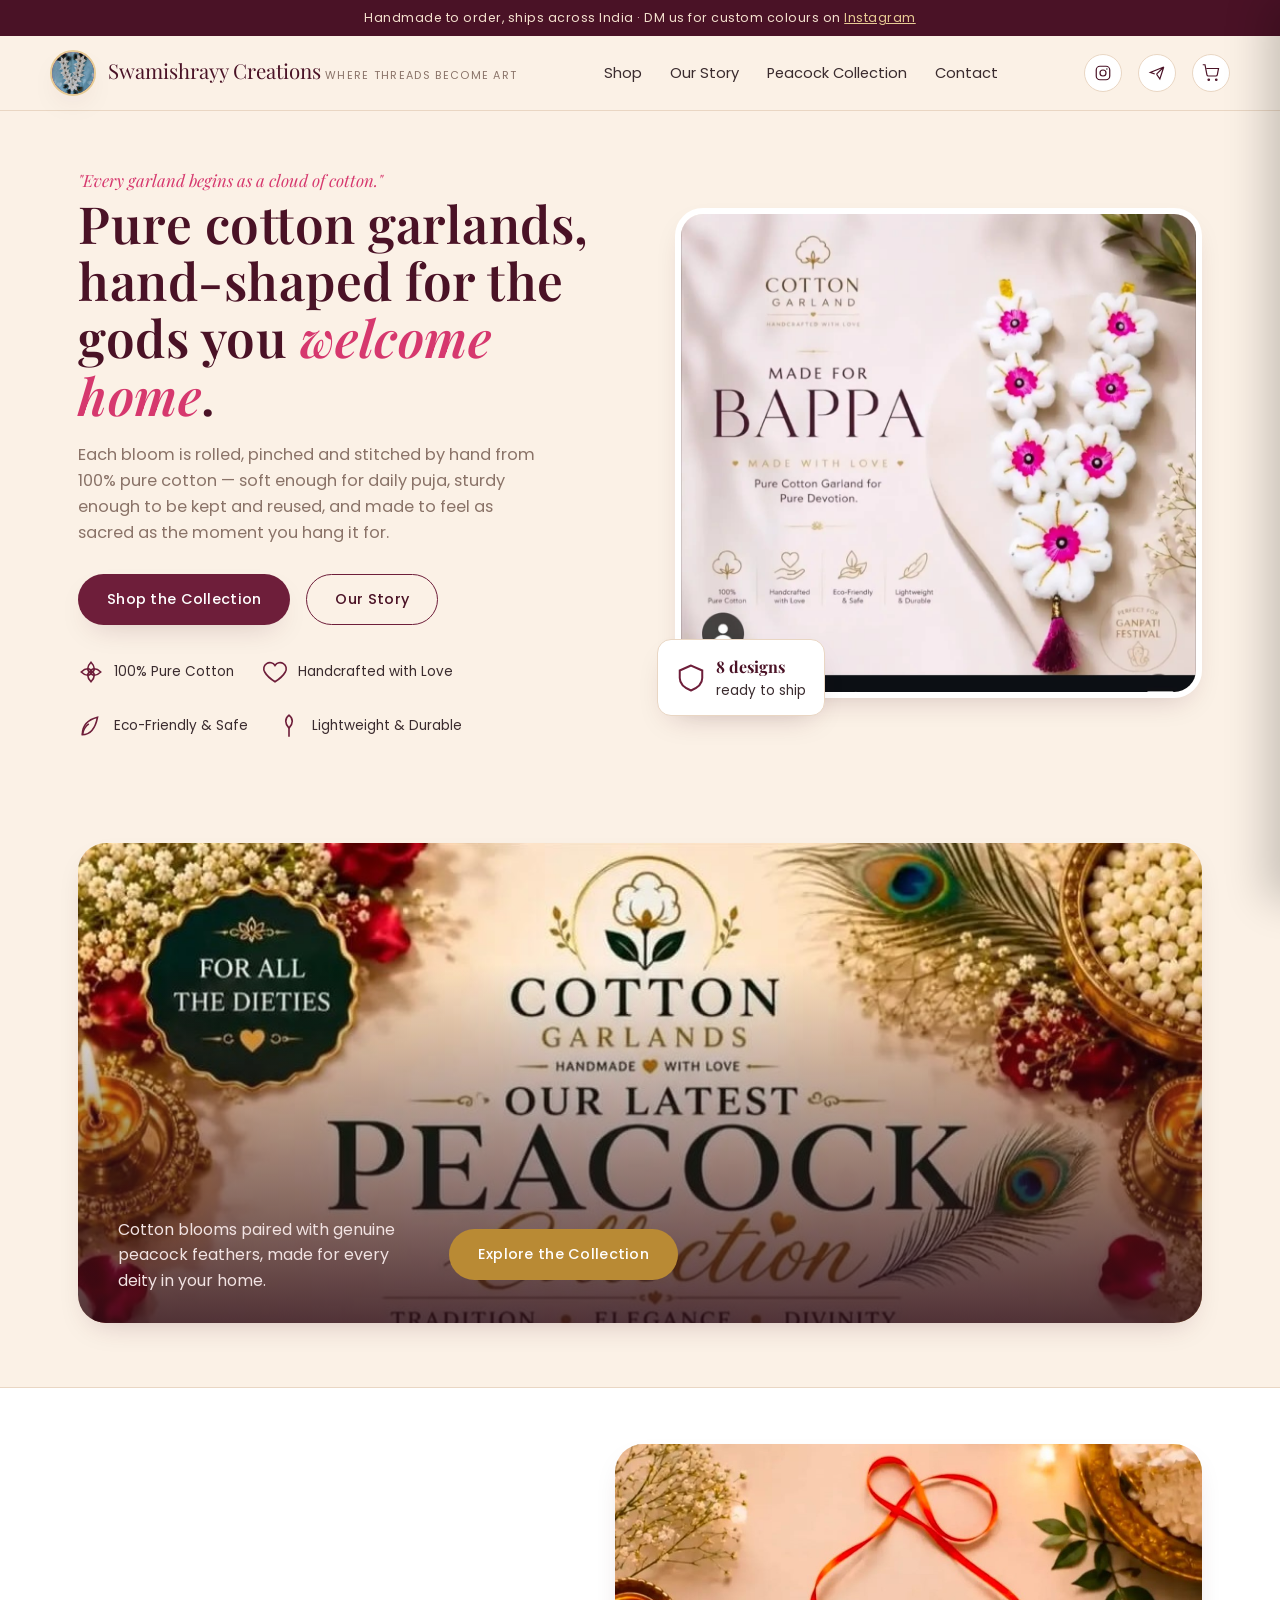
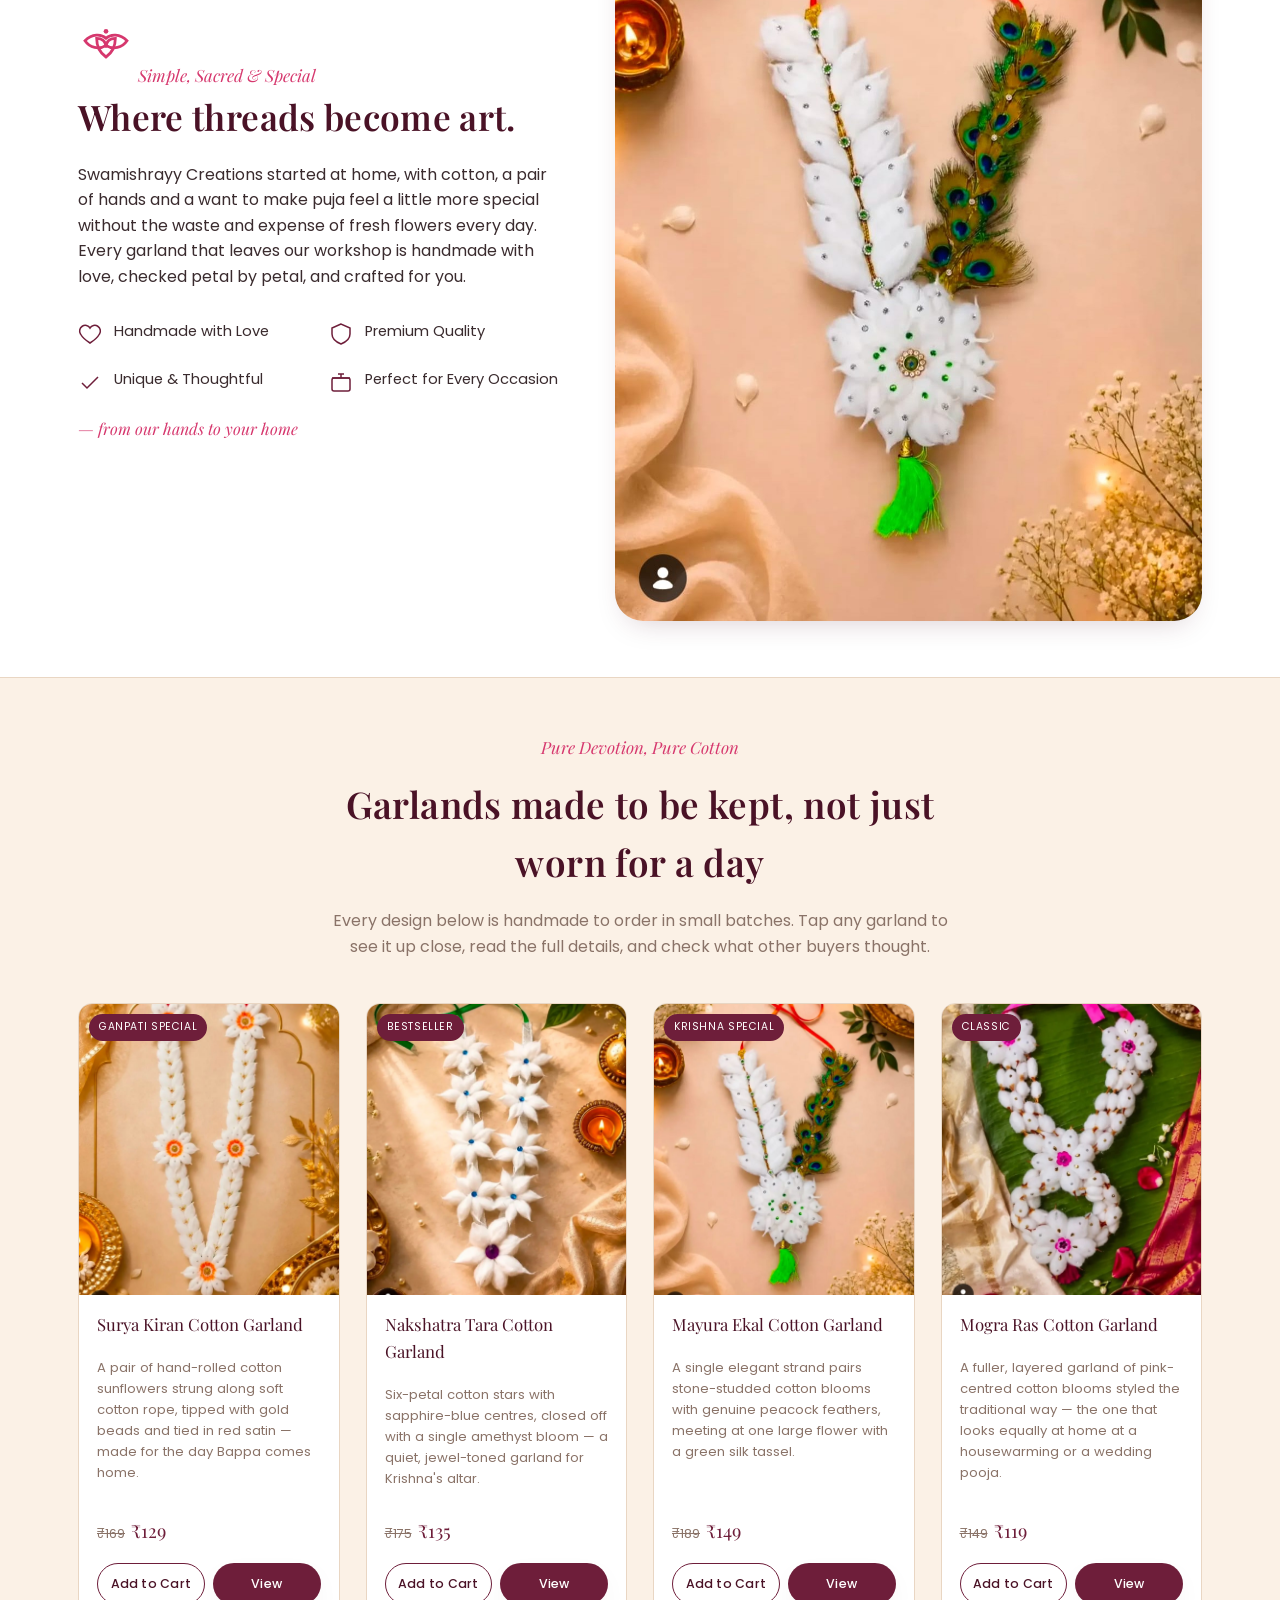
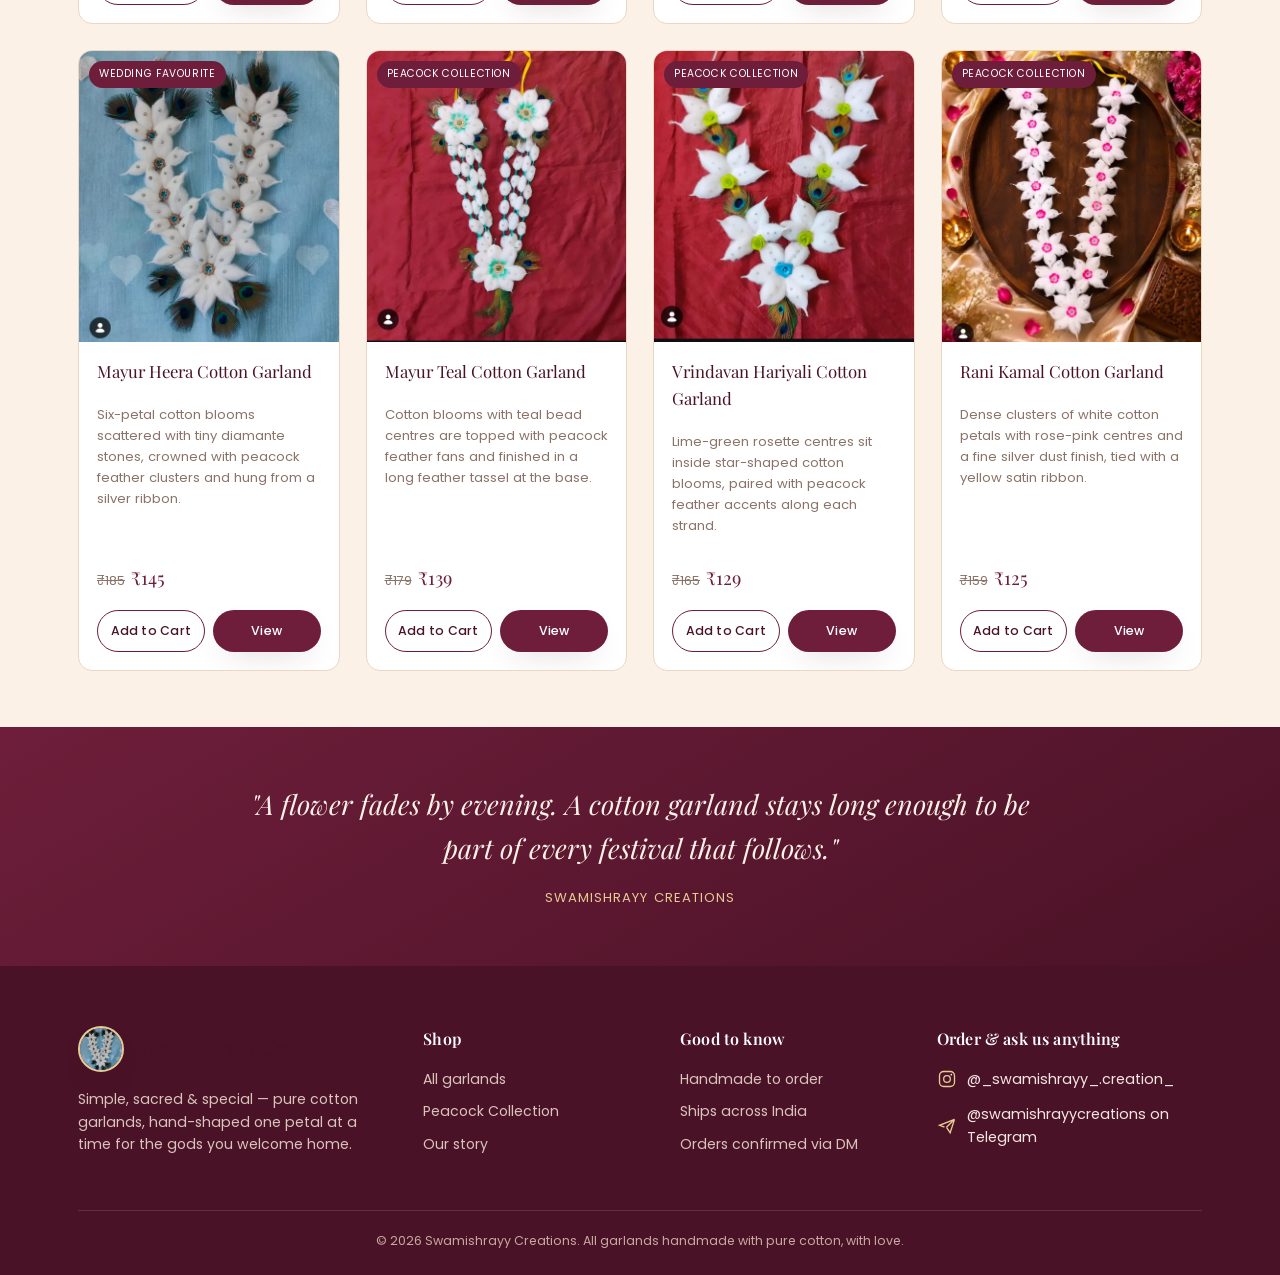
<file: index.html>
<!DOCTYPE html>
<html lang="en">
<head>
<meta charset="UTF-8">
<meta name="viewport" content="width=device-width, initial-scale=1.0">
<title>Swamishrayy Creations — Pure Cotton Garlands, Handmade with Love</title>
<meta name="description" content="Handmade 100% pure cotton garlands for Ganpati, Krishna Janmashtami, weddings and everyday puja. Order directly on Instagram or Telegram.">
<link rel="icon" href="img/clean-product-5.jpg">
<link rel="stylesheet" href="assets/css/style.css">
</head>
<body>

<div id="loaderMount"></div>
<div id="headerMount"></div>

<main>

  <!-- HERO -->
  <section class="hero">
    <div class="container hero-grid">
      <div class="hero-copy">
        <span class="eyebrow-quote">"Every garland begins as a cloud of cotton."</span>
        <h1>Pure cotton garlands, hand-shaped for the gods you <em>welcome home</em>.</h1>
        <p class="lead">Each bloom is rolled, pinched and stitched by hand from 100% pure cotton — soft enough for daily puja, sturdy enough to be kept and reused, and made to feel as sacred as the moment you hang it for.</p>
        <div class="hero-ctas">
          <a href="#shop" class="btn btn-primary">Shop the Collection</a>
          <a href="#story" class="btn btn-outline">Our Story</a>
        </div>
        <div class="trust-row">
          <div class="trust-item">
            <svg viewBox="0 0 24 24" fill="none" stroke-width="1.5"><path d="M12 3c2 2 3 4 3 6a3 3 0 0 1-6 0c0-2 1-4 3-6Z"/><path d="M12 21c-2-2-3-4-3-6a3 3 0 0 1 6 0c0 2-1 4-3 6Z"/><path d="M3 12c2-2 4-3 6-3a3 3 0 0 1 0 6c-2 0-4-1-6-3Z"/><path d="M21 12c-2 2-4 3-6 3a3 3 0 0 1 0-6c2 0 4 1 6 3Z"/></svg>
            100% Pure Cotton
          </div>
          <div class="trust-item">
            <svg viewBox="0 0 24 24" fill="none" stroke-width="1.5"><path d="M12 21s-7-4.4-9.5-9A5.5 5.5 0 0 1 12 6a5.5 5.5 0 0 1 9.5 6c-2.5 4.6-9.5 9-9.5 9Z"/></svg>
            Handcrafted with Love
          </div>
          <div class="trust-item">
            <svg viewBox="0 0 24 24" fill="none" stroke-width="1.5"><path d="M4 20c8 0 12-6 14-16-8 2-14 6-14 16Z"/><path d="M4 20c1-5 3-8 6-10"/></svg>
            Eco-Friendly &amp; Safe
          </div>
          <div class="trust-item">
            <svg viewBox="0 0 24 24" fill="none" stroke-width="1.5"><path d="M12 2c4 3 4 8 0 12-4-4-4-9 0-12Z"/><path d="M12 14v8"/></svg>
            Lightweight &amp; Durable
          </div>
        </div>
      </div>
      <div class="hero-visual">
        <div class="frame"><img src="img/hero-bappa.jpeg" alt="Pure cotton garland handcrafted for Ganpati, with pink flower centres and a maroon tassel"></div>
        <div class="badge-float">
          <svg viewBox="0 0 24 24" fill="none" stroke="#6E1E3A" stroke-width="1.6" width="30" height="30"><path d="M12 2 3 6v6c0 5 4 8 9 10 5-2 9-5 9-10V6l-9-4Z"/></svg>
          <span><strong>8 designs</strong>ready to ship</span>
        </div>
      </div>
    </div>
  </section>

  <!-- PEACOCK BANNER -->
  <section class="container" id="peacock">
    <div class="banner">
      <img src="img/clean-hero-peacock-collection.jpg" alt="Peacock Collection — cotton garlands paired with genuine peacock feathers">
      <div class="banner-overlay banner-overlay-bottom">
        <div class="banner-copy banner-copy-bottom">
          <p>Cotton blooms paired with genuine peacock feathers, made for every deity in your home.</p>
          <a href="#shop" class="btn btn-gold">Explore the Collection</a>
        </div>
      </div>
    </div>
  </section>

  <!-- STORY -->
  <section class="story" id="story">
    <div class="container story-grid">
      <div>
        <svg class="story-lotus" viewBox="0 0 24 24" fill="none" stroke="#D6386E" stroke-width="1.2">
          <path d="M12 21c-3-2-4-5-4-8 2 0 4 1 4 4 0-3 2-4 4-4 0 3-1 6-4 8Z"/>
          <path d="M12 13c-2-2-6-2-9 1 2 3 6 4 9 2 3 2 7 1 9-2-3-3-7-3-9-1Z"/>
          <circle cx="12" cy="10" r="1" fill="#D6386E" stroke="none"/>
        </svg>
        <span class="eyebrow-quote">Simple, Sacred &amp; Special</span>
        <h2>Where threads become art.</h2>
        <p>Swamishrayy Creations started at home, with cotton, a pair of hands and a want to make puja feel a little more special without the waste and expense of fresh flowers every day. Every garland that leaves our workshop is handmade with love, checked petal by petal, and crafted for you.</p>
        <ul class="feature-list">
          <li>
            <svg viewBox="0 0 24 24" fill="none" stroke-width="1.5"><path d="M12 21s-7-4.4-9.5-9A5.5 5.5 0 0 1 12 6a5.5 5.5 0 0 1 9.5 6c-2.5 4.6-9.5 9-9.5 9Z"/></svg>
            <span>Handmade with Love</span>
          </li>
          <li>
            <svg viewBox="0 0 24 24" fill="none" stroke-width="1.5"><path d="M12 2 3 6v6c0 5 4 8 9 10 5-2 9-5 9-10V6l-9-4Z"/></svg>
            <span>Premium Quality</span>
          </li>
          <li>
            <svg viewBox="0 0 24 24" fill="none" stroke-width="1.5"><path d="M20 7 9 18l-5-5"/></svg>
            <span>Unique &amp; Thoughtful</span>
          </li>
          <li>
            <svg viewBox="0 0 24 24" fill="none" stroke-width="1.5"><rect x="3" y="8" width="18" height="13" rx="2"/><path d="M3 8h18M12 8V4M9 4h6"/></svg>
            <span>Perfect for Every Occasion</span>
          </li>
        </ul>
        <p class="signature">— from our hands to your home</p>
      </div>
      <div class="story-photo">
        <img src="img/clean-product-3.jpg" alt="Cotton garland paired with peacock feathers, handmade by Swamishrayy Creations">
      </div>
    </div>
  </section>

  <!-- PRODUCTS -->
  <section id="shop">
    <div class="container">
      <div class="section-head">
        <span class="eyebrow-quote">Pure Devotion, Pure Cotton</span>
        <h2>Garlands made to be kept, not just worn for a day</h2>
        <p>Every design below is handmade to order in small batches. Tap any garland to see it up close, read the full details, and check what other buyers thought.</p>
      </div>
      <div class="products-grid" id="productsGrid"></div>
    </div>
  </section>

  <!-- QUOTE STRIP -->
  <section class="quote-strip">
    <div class="container">
      <blockquote>"A flower fades by evening. A cotton garland stays long enough to be part of every festival that follows."</blockquote>
      <cite>Swamishrayy Creations</cite>
    </div>
  </section>

</main>

<div id="footerMount"></div>
<div id="cartMount"></div>
<div id="toastMount"></div>

<script src="assets/js/config.js"></script>
<script src="assets/js/products-data.js"></script>
<script src="assets/js/cart.js"></script>
<script src="assets/js/partials.js"></script>
<script src="assets/js/main.js"></script>
</body>
</html>
</file>
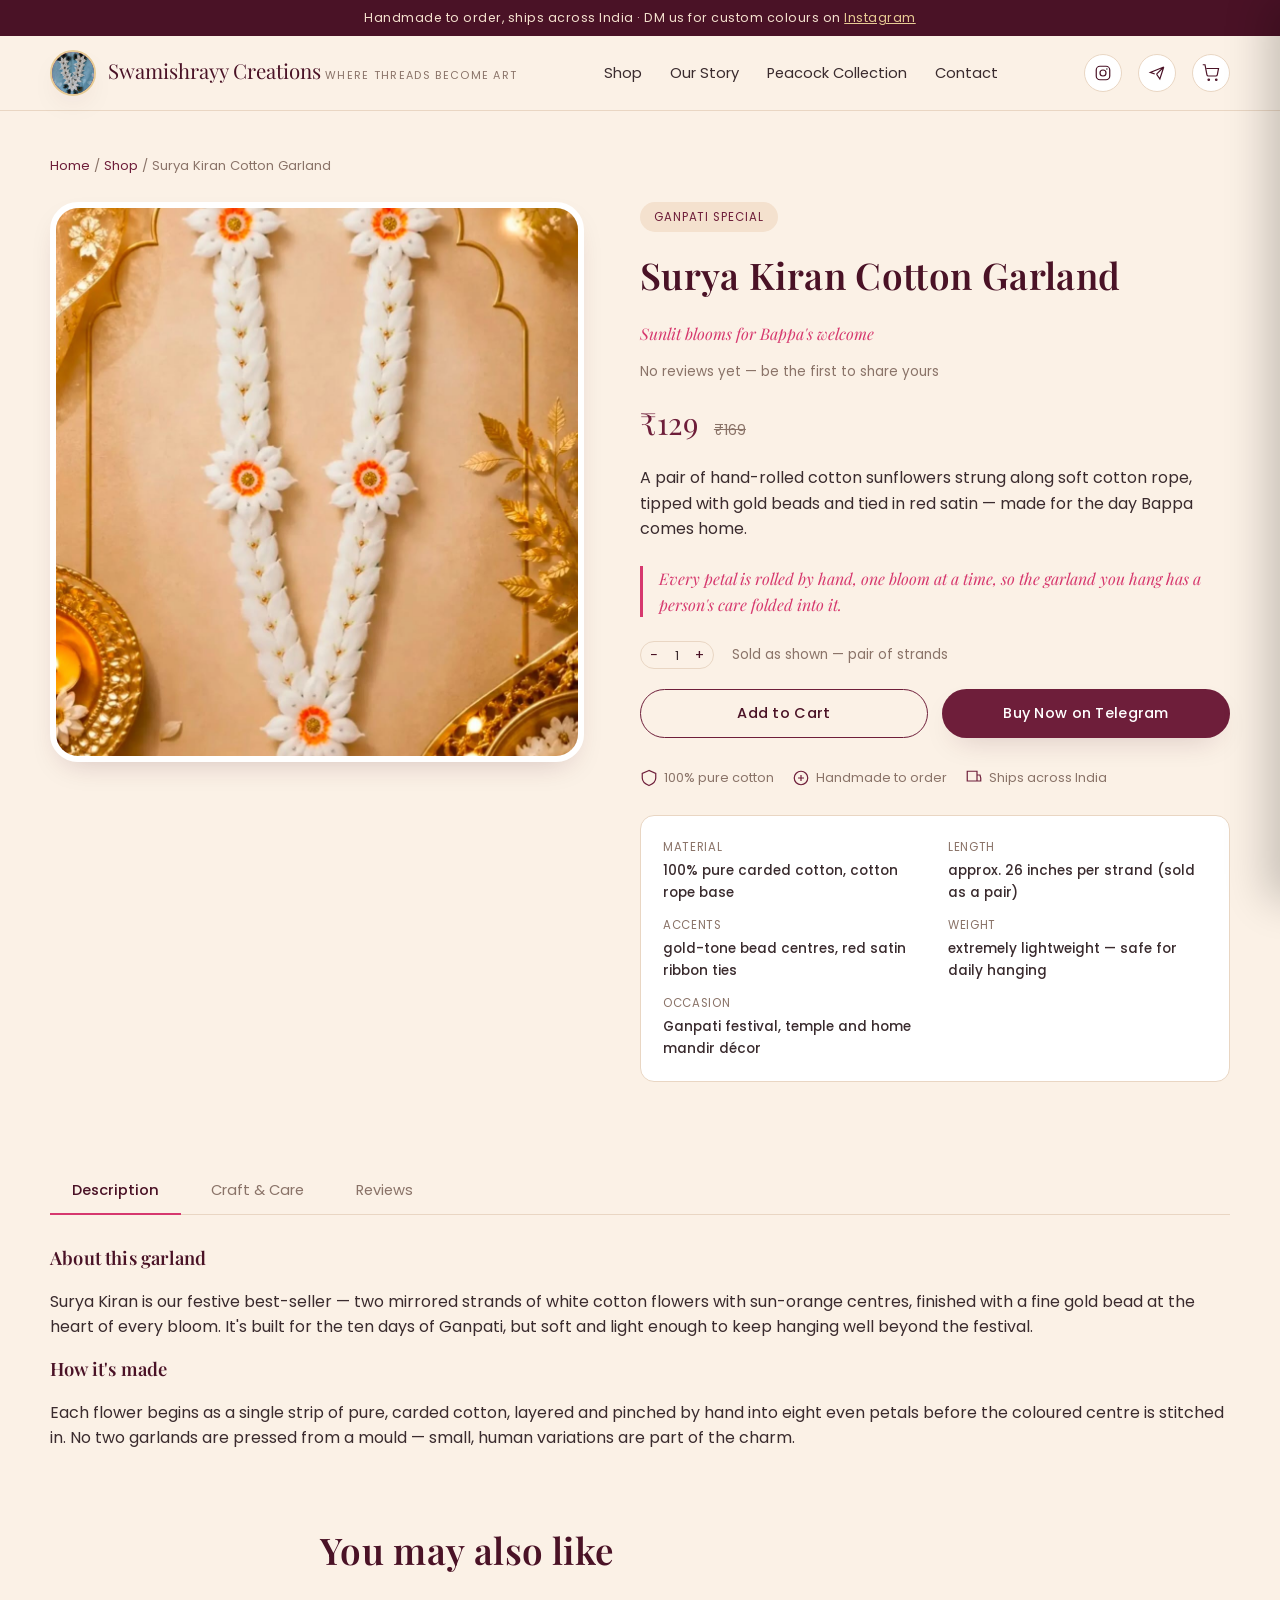
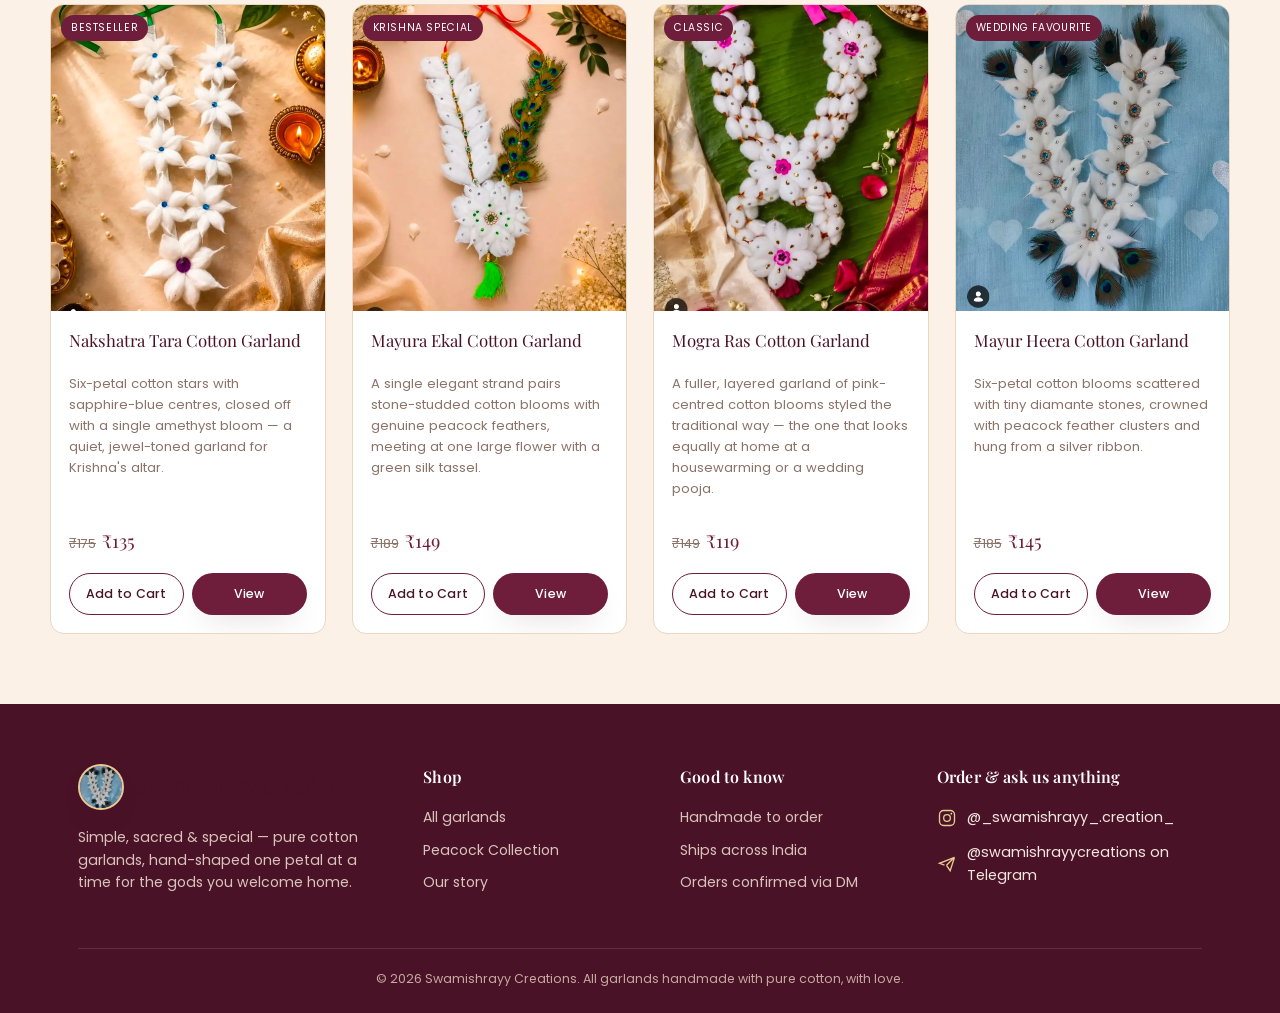
<file: product.html>
<!DOCTYPE html>
<html lang="en">
<head>
<meta charset="UTF-8">
<meta name="viewport" content="width=device-width, initial-scale=1.0">
<title>Cotton Garland — Swamishrayy Creations</title>
<link rel="icon" href="img/clean-product-5.jpg">
<link rel="stylesheet" href="assets/css/style.css">
</head>
<body>

<div id="loaderMount"></div>
<div id="headerMount"></div>

<main>
  <div id="pdWrap"></div>
</main>

<div id="footerMount"></div>
<div id="cartMount"></div>
<div id="toastMount"></div>

<script src="assets/js/config.js"></script>
<script src="assets/js/products-data.js"></script>
<script src="assets/js/cart.js"></script>
<script src="assets/js/partials.js"></script>
<script src="assets/js/product.js"></script>
</body>
</html>
</file>
<file: assets/css/style.css>
/* =========================================================
   Swamishrayy Creations — Cotton Garland Studio
   ========================================================= */

@import url('https://fonts.googleapis.com/css2?family=Playfair+Display:ital,wght@0,500;0,600;0,700;1,500&family=Poppins:wght@300;400;500;600&display=swap');

:root{
  --cream:        #FBF1E6;
  --cream-deep:   #F4E1CE;
  --surface:      #FFFFFF;
  --maroon:       #6E1E3A;
  --maroon-dark:  #4A1226;
  --pink:         #D6386E;
  --gold:         #B98A34;
  --gold-soft:    #E7CB94;
  --teal:         #1F6E5C;
  --ink:          #3A2B2E;
  --muted:        #8A7368;
  --line:         #E9D6C3;

  --font-display: 'Playfair Display', serif;
  --font-body:    'Poppins', sans-serif;

  --radius-s: 6px;
  --radius-m: 14px;
  --radius-l: 28px;
  --shadow-soft: 0 12px 30px -14px rgba(74,18,38,0.25);
  --container: 1180px;
}

*,*::before,*::after{ box-sizing:border-box; }
html{ scroll-behavior:smooth; }
body{
  margin:0;
  background:var(--cream);
  color:var(--ink);
  font-family:var(--font-body);
  font-weight:400;
  line-height:1.6;
  -webkit-font-smoothing:antialiased;
}
img{ max-width:100%; display:block; }
a{ color:inherit; text-decoration:none; }
ul{ margin:0; padding:0; list-style:none; }
button{ font-family:inherit; cursor:pointer; }
h1,h2,h3,h4{
  font-family:var(--font-display);
  color:var(--maroon-dark);
  margin:0 0 .4em;
  font-weight:600;
  letter-spacing:.01em;
}
.container{ max-width:var(--container); margin:0 auto; padding:0 28px; }
:focus-visible{ outline:2px solid var(--pink); outline-offset:3px; }
@media (prefers-reduced-motion: reduce){
  *{ animation-duration:.001ms !important; animation-iteration-count:1 !important; transition-duration:.001ms !important; scroll-behavior:auto !important; }
}

/* ---------- Loader ---------- */
#loader{
  position:fixed; inset:0; z-index:999;
  display:flex; flex-direction:column; align-items:center; justify-content:center;
  background:radial-gradient(circle at 50% 35%, var(--cream-deep), var(--cream) 70%);
  transition:opacity .5s ease, visibility .5s ease;
}
#loader.hide{ opacity:0; visibility:hidden; pointer-events:none; }
.loader-mark{
  width:88px; height:88px; border-radius:50%;
  background:linear-gradient(150deg,var(--pink),var(--maroon));
  display:flex; align-items:center; justify-content:center;
  box-shadow:var(--shadow-soft);
  animation:bloom 1.5s ease-in-out infinite;
}
.loader-mark svg{ width:44px; height:44px; }
@keyframes bloom{
  0%,100%{ transform:scale(1); }
  50%{ transform:scale(1.08); }
}
.loader-word{
  margin-top:22px; font-family:var(--font-display); font-size:1.5rem; color:var(--maroon-dark); letter-spacing:.03em;
}
.loader-tag{ margin-top:4px; font-size:.78rem; letter-spacing:.14em; color:var(--muted); text-transform:uppercase; }

/* ---------- Top notice bar ---------- */
.notice-bar{
  background:var(--maroon-dark); color:var(--cream-deep);
  text-align:center; font-size:.78rem; letter-spacing:.04em;
  padding:8px 12px;
}
.notice-bar a{ color:var(--gold-soft); text-decoration:underline; }

/* ---------- Header ---------- */
header.site-header{
  position:sticky; top:0; z-index:50;
  background:rgba(251,241,230,.92);
  backdrop-filter:blur(8px);
  border-bottom:1px solid var(--line);
}
.nav-row{
  display:flex; align-items:center; justify-content:space-between;
  padding:14px 0;
  gap:16px;
}
.brand{
  display:flex; align-items:center; gap:12px;
}
.brand-mark{
  width:46px; height:46px; border-radius:50%; flex:none;
  background:linear-gradient(150deg,var(--pink),var(--maroon));
  display:flex; align-items:center; justify-content:center;
  box-shadow:var(--shadow-soft);
  overflow:hidden;
  border:2px solid var(--gold-soft);
}
.brand-mark img{ width:100%; height:100%; object-fit:cover; mix-blend-mode:normal; }
.brand-text .brand-name{
  font-family:var(--font-display); font-size:1.28rem; color:var(--maroon-dark); line-height:1.1;
}
.brand-text .brand-tag{
  font-size:.68rem; letter-spacing:.12em; text-transform:uppercase; color:var(--muted);
}
nav.main-nav ul{ display:flex; gap:28px; }
nav.main-nav a{
  font-size:.92rem; color:var(--ink); position:relative; padding:4px 0;
}
nav.main-nav a::after{
  content:''; position:absolute; left:0; bottom:-2px; width:0; height:1.5px; background:var(--pink);
  transition:width .25s ease;
}
nav.main-nav a:hover::after{ width:100%; }
.nav-actions{ display:flex; align-items:center; gap:16px; }
.icon-btn{
  position:relative; width:38px; height:38px; border-radius:50%;
  background:var(--surface); border:1px solid var(--line);
  display:flex; align-items:center; justify-content:center;
  transition:border-color .2s ease, transform .2s ease;
}
.icon-btn:hover{ border-color:var(--pink); transform:translateY(-1px); }
.icon-btn svg{ width:18px; height:18px; stroke:var(--maroon-dark); }
.cart-count{
  position:absolute; top:-6px; right:-6px; min-width:18px; height:18px; padding:0 4px;
  background:var(--pink); color:#fff; border-radius:50%;
  font-size:.65rem; display:flex; align-items:center; justify-content:center; font-weight:600;
}
.nav-toggle{ display:none; background:none; border:none; }

/* ---------- Buttons ---------- */
.btn{
  display:inline-flex; align-items:center; justify-content:center; gap:8px;
  padding:13px 28px; border-radius:999px; border:1px solid transparent;
  font-size:.9rem; font-weight:500; letter-spacing:.02em; transition:transform .2s ease, box-shadow .2s ease, background .2s ease;
}
.btn-primary{ background:var(--maroon); color:#fff; box-shadow:var(--shadow-soft); }
.btn-primary:hover{ background:var(--maroon-dark); transform:translateY(-2px); }
.btn-gold{ background:var(--gold); color:#fff; }
.btn-gold:hover{ background:#a3781f; transform:translateY(-2px); }
.btn-outline{ background:transparent; border-color:var(--maroon); color:var(--maroon-dark); }
.btn-outline:hover{ background:var(--maroon); color:#fff; }
.btn-block{ width:100%; }
.btn-sm{ padding:9px 18px; font-size:.82rem; }

/* ---------- Hero ---------- */
.hero{
  padding:56px 0 40px;
}
.hero-grid{
  display:grid; grid-template-columns:1.02fr .98fr; gap:48px; align-items:center;
}
.eyebrow-quote{
  font-family:var(--font-display); font-style:italic; color:var(--pink); font-size:1.05rem; margin-bottom:14px;
}
.hero h1{
  font-size:clamp(2.1rem, 4vw, 3.2rem); line-height:1.12; margin-bottom:18px;
}
.hero h1 em{ font-style:italic; color:var(--pink); }
.hero p.lead{
  font-size:1.02rem; color:var(--muted); max-width:46ch; margin-bottom:28px;
}
.hero-ctas{ display:flex; gap:16px; flex-wrap:wrap; margin-bottom:34px; }
.trust-row{
  display:flex; gap:28px; flex-wrap:wrap;
}
.trust-item{ display:flex; align-items:center; gap:10px; font-size:.85rem; color:var(--ink); }
.trust-item svg{ width:26px; height:26px; stroke:var(--maroon); flex:none; }
.hero-visual{ position:relative; }
.hero-visual .frame{
  border-radius:var(--radius-l);
  overflow:hidden;
  box-shadow:var(--shadow-soft);
  border:6px solid var(--surface);
}
.hero-visual .badge-float{
  position:absolute; bottom:-18px; left:-18px;
  background:var(--surface); border:1px solid var(--line);
  border-radius:var(--radius-m); padding:14px 18px;
  box-shadow:var(--shadow-soft);
  display:flex; align-items:center; gap:10px;
  font-size:.85rem;
}
.badge-float strong{ display:block; font-family:var(--font-display); color:var(--maroon-dark); font-size:1rem; }

/* ---------- Banner (peacock collection) ---------- */
.banner{
  position:relative; margin:64px 0; border-radius:var(--radius-l); overflow:hidden;
  box-shadow:var(--shadow-soft);
}
.banner img{ width:100%; height:min(480px,60vw); object-fit:cover; object-position:top center; }
.banner-overlay{
  position:absolute; inset:0;
  background:linear-gradient(90deg, rgba(74,18,38,.72) 0%, rgba(74,18,38,.28) 55%, rgba(74,18,38,0) 80%);
  display:flex; align-items:center;
}
.banner-copy{ padding:0 48px; max-width:520px; color:#fff; }
.banner-copy .tagline{ text-transform:uppercase; letter-spacing:.18em; font-size:.72rem; color:var(--gold-soft); margin-bottom:10px; }
.banner-copy h2{ color:#fff; font-size:clamp(1.6rem,3vw,2.4rem); }
.banner-copy p{ color:#f1e2e2; margin-bottom:22px; max-width:42ch; }

.banner-overlay-bottom{
  align-items:flex-end;
  background:linear-gradient(0deg, rgba(43,12,24,.82) 0%, rgba(43,12,24,.35) 45%, rgba(43,12,24,0) 75%);
}
.banner-copy-bottom{
  padding:28px 40px 30px; max-width:640px; display:flex; align-items:center; gap:22px; flex-wrap:wrap;
}
.banner-copy-bottom p{ margin:0; flex:1; min-width:220px; }

/* ---------- Section headings ---------- */
.section-head{ text-align:center; max-width:640px; margin:0 auto 44px; }
.section-head .eyebrow-quote{ display:block; }
.section-head h2{ font-size:clamp(1.7rem,3vw,2.3rem); }
.section-head p{ color:var(--muted); }
section{ padding:56px 0; }

/* ---------- Story / about ---------- */
.story{ background:var(--surface); border-top:1px solid var(--line); border-bottom:1px solid var(--line); }
.story-grid{ display:grid; grid-template-columns:.9fr 1.1fr; gap:56px; align-items:center; }
.story-lotus{ width:56px; height:56px; margin-bottom:18px; }
.story h2{ font-size:clamp(1.6rem,3vw,2.2rem); }
.story .signature{ font-family:var(--font-display); font-style:italic; color:var(--pink); margin-top:22px; }
.feature-list{ display:grid; grid-template-columns:1fr 1fr; gap:22px; margin-top:30px; }
.feature-list li{ display:flex; align-items:flex-start; gap:12px; font-size:.92rem; }
.feature-list svg{ width:24px; height:24px; stroke:var(--maroon); flex:none; margin-top:2px; }
.story-photo{ border-radius:var(--radius-l); overflow:hidden; box-shadow:var(--shadow-soft); }

/* ---------- Products grid ---------- */
.products-grid{
  display:grid; grid-template-columns:repeat(4,1fr); gap:26px;
}
.product-card{
  background:var(--surface); border:1px solid var(--line); border-radius:var(--radius-m);
  overflow:hidden; display:flex; flex-direction:column;
  transition:transform .25s ease, box-shadow .25s ease;
}
.product-card:hover{ transform:translateY(-5px); box-shadow:var(--shadow-soft); }
.product-thumb{ position:relative; aspect-ratio:1/1.12; overflow:hidden; background:var(--cream-deep); }
.product-thumb img{ width:100%; height:100%; object-fit:cover; transition:transform .5s ease; }
.product-card:hover .product-thumb img{ transform:scale(1.06); }
.product-thumb .fav{
  position:absolute; top:10px; right:10px; width:34px; height:34px; border-radius:50%;
  background:rgba(255,255,255,.9); display:flex; align-items:center; justify-content:center;
  border:none;
}
.product-thumb .fav svg{ width:16px; height:16px; stroke:var(--maroon); }
.product-thumb .tag{
  position:absolute; top:10px; left:10px; background:var(--maroon); color:#fff;
  font-size:.65rem; letter-spacing:.06em; text-transform:uppercase; padding:5px 10px; border-radius:999px;
}
.product-body{ padding:16px 18px 18px; display:flex; flex-direction:column; gap:6px; flex:1; }
.product-body .p-name{ font-family:var(--font-display); font-size:1.05rem; color:var(--maroon-dark); }
.product-body .p-desc{ font-size:.82rem; color:var(--muted); flex:1; }
.stars{ color:var(--gold); font-size:.78rem; letter-spacing:1px; }
.p-bottom{ display:flex; align-items:center; justify-content:space-between; margin-top:8px; }
.p-price{ font-family:var(--font-display); font-size:1.15rem; color:var(--maroon); }
.p-price .old{ text-decoration:line-through; color:var(--muted); font-size:.8rem; margin-right:6px; font-family:var(--font-body); }
.p-actions{ display:flex; gap:8px; margin-top:12px; }
.p-actions .btn{ flex:1; padding:10px 12px; font-size:.78rem; }

/* ---------- Quote strip ---------- */
.quote-strip{
  background:linear-gradient(150deg,var(--maroon),var(--maroon-dark));
  color:var(--cream);
  text-align:center;
}
.quote-strip blockquote{
  font-family:var(--font-display); font-style:italic; font-size:clamp(1.2rem,2.6vw,1.7rem);
  max-width:800px; margin:0 auto 14px;
}
.quote-strip cite{ font-style:normal; color:var(--gold-soft); font-size:.82rem; letter-spacing:.08em; text-transform:uppercase; }

/* ---------- Footer ---------- */
footer{ background:var(--maroon-dark); color:#EFDDD8; padding:60px 0 24px; }
.footer-grid{ display:grid; grid-template-columns:1.4fr 1fr 1fr 1.2fr; gap:36px; margin-bottom:40px; }
footer h4{ color:#fff; font-size:1rem; margin-bottom:16px; }
footer .brand-name{ color:#fff; }
footer p{ color:#d9c3bd; font-size:.88rem; }
footer ul li{ margin-bottom:10px; font-size:.88rem; color:#d9c3bd; }
.footer-contact-list a{ display:flex; align-items:center; gap:10px; color:#f4e7e2; font-size:.9rem; margin-bottom:12px; }
.footer-contact-list svg{ width:20px; height:20px; stroke:var(--gold-soft); flex:none; }
.footer-bottom{ border-top:1px solid rgba(255,255,255,.12); padding-top:20px; text-align:center; font-size:.78rem; color:#c6a9a2; }

/* ---------- Toast ---------- */
.toast{
  position:fixed; bottom:26px; left:50%; transform:translate(-50%,20px);
  background:var(--maroon-dark); color:#fff; padding:14px 24px; border-radius:999px;
  font-size:.88rem; box-shadow:var(--shadow-soft); opacity:0; pointer-events:none;
  transition:opacity .3s ease, transform .3s ease; z-index:400; display:flex; align-items:center; gap:10px;
}
.toast.show{ opacity:1; transform:translate(-50%,0); }
.toast svg{ width:18px; height:18px; stroke:var(--gold-soft); }

/* ---------- Cart drawer ---------- */
.cart-drawer-backdrop{
  position:fixed; inset:0; background:rgba(58,32,32,.4); z-index:500; opacity:0; visibility:hidden; transition:opacity .3s ease, visibility .3s ease;
}
.cart-drawer-backdrop.open{ opacity:1; visibility:visible; }
.cart-drawer{
  position:fixed; top:0; right:0; height:100%; width:min(400px,92vw); background:var(--cream);
  z-index:501; transform:translateX(100%); transition:transform .35s ease;
  display:flex; flex-direction:column; box-shadow:-14px 0 40px rgba(0,0,0,.2);
}
.cart-drawer.open{ transform:translateX(0); }
.cart-head{ display:flex; align-items:center; justify-content:space-between; padding:22px 22px 16px; border-bottom:1px solid var(--line); }
.cart-head h3{ margin:0; }
.cart-close{ background:none; border:none; font-size:1.4rem; color:var(--maroon-dark); }
.cart-items{ flex:1; overflow-y:auto; padding:16px 22px; }
.cart-item{ display:flex; gap:12px; padding:14px 0; border-bottom:1px solid var(--line); }
.cart-item img{ width:64px; height:64px; object-fit:cover; border-radius:var(--radius-s); }
.cart-item .ci-info{ flex:1; }
.cart-item .ci-name{ font-family:var(--font-display); color:var(--maroon-dark); font-size:.95rem; }
.cart-item .ci-meta{ font-size:.8rem; color:var(--muted); display:flex; align-items:center; gap:10px; margin-top:6px; }
.qty-stepper{ display:inline-flex; align-items:center; border:1px solid var(--line); border-radius:999px; }
.qty-stepper button{ background:none; border:none; width:26px; height:26px; font-size:.9rem; color:var(--maroon-dark); }
.qty-stepper span{ min-width:20px; text-align:center; font-size:.82rem; }
.ci-remove{ background:none; border:none; color:var(--pink); font-size:.78rem; margin-left:auto; }
.cart-empty{ text-align:center; color:var(--muted); padding:60px 20px; }
.cart-foot{ padding:20px 22px 26px; border-top:1px solid var(--line); }
.cart-total-row{ display:flex; justify-content:space-between; margin-bottom:16px; font-family:var(--font-display); font-size:1.1rem; color:var(--maroon-dark); }

/* ---------- Responsive ---------- */
@media (max-width:980px){
  .hero-grid, .story-grid{ grid-template-columns:1fr; }
  .story-photo{ order:-1; }
  .products-grid{ grid-template-columns:repeat(2,1fr); }
  .footer-grid{ grid-template-columns:1fr 1fr; }
}
@media (max-width:720px){
  nav.main-nav{ display:none; }
  .nav-toggle{ display:block; }
  .banner-copy{ padding:0 24px; }
  .trust-row{ gap:16px; }
}
@media (max-width:520px){
  .products-grid{ grid-template-columns:1fr 1fr; }
  .footer-grid{ grid-template-columns:1fr; }
  .hero{ padding:34px 0 20px; }
}

/* ---------- Product detail page ---------- */
.pd-wrap{ padding:44px 0 70px; }
.breadcrumb{ font-size:.82rem; color:var(--muted); margin-bottom:26px; }
.breadcrumb a{ color:var(--maroon); }
.pd-grid{ display:grid; grid-template-columns:.95fr 1.05fr; gap:56px; }
.pd-gallery .main-image{ border-radius:var(--radius-l); overflow:hidden; box-shadow:var(--shadow-soft); border:6px solid var(--surface); }
.pd-gallery .main-image img{ width:100%; aspect-ratio:1/1.05; object-fit:cover; }
.pd-info .p-tag{ display:inline-block; background:var(--cream-deep); color:var(--maroon); font-size:.72rem; letter-spacing:.08em; text-transform:uppercase; padding:6px 14px; border-radius:999px; margin-bottom:14px; }
.pd-info h1{ font-size:clamp(1.7rem,3vw,2.3rem); margin-bottom:10px; }
.pd-rating{ display:flex; align-items:center; gap:10px; margin-bottom:16px; font-size:.85rem; color:var(--muted); }
.pd-price{ font-family:var(--font-display); font-size:1.9rem; color:var(--maroon); margin-bottom:18px; }
.pd-price small{ font-size:.9rem; color:var(--muted); font-family:var(--font-body); margin-left:8px; text-decoration:line-through; }
.pd-lead{ color:var(--ink); margin-bottom:24px; }
.pd-quote{ font-family:var(--font-display); font-style:italic; color:var(--pink); border-left:3px solid var(--pink); padding-left:16px; margin:24px 0; }
.pd-qty-row{ display:flex; align-items:center; gap:18px; margin-bottom:20px; }
.pd-actions{ display:flex; gap:14px; margin-bottom:30px; flex-wrap:wrap; }
.pd-actions .btn{ flex:1; min-width:170px; }
.pd-meta-list{ display:grid; grid-template-columns:1fr 1fr; gap:12px 26px; margin:26px 0; padding:22px; background:var(--surface); border:1px solid var(--line); border-radius:var(--radius-m); }
.pd-meta-list div{ font-size:.85rem; }
.pd-meta-list dt{ color:var(--muted); font-size:.72rem; text-transform:uppercase; letter-spacing:.06em; margin-bottom:4px; }
.pd-meta-list dd{ margin:0; font-weight:500; }
.trust-mini{ display:flex; gap:18px; flex-wrap:wrap; font-size:.8rem; color:var(--muted); }
.trust-mini span{ display:flex; align-items:center; gap:6px; }
.trust-mini svg{ width:18px; height:18px; stroke:var(--maroon); }

.pd-tabs{ margin-top:60px; }
.tab-buttons{ display:flex; gap:8px; border-bottom:1px solid var(--line); margin-bottom:28px; flex-wrap:wrap; }
.tab-buttons button{
  background:none; border:none; padding:12px 22px; font-size:.92rem; color:var(--muted);
  border-bottom:2px solid transparent; margin-bottom:-1px;
}
.tab-buttons button.active{ color:var(--maroon-dark); border-color:var(--pink); font-weight:500; }
.tab-panel{ display:none; }
.tab-panel.active{ display:block; }
.tab-panel h3{ font-size:1.15rem; }
.tab-panel ul{ list-style:disc; padding-left:20px; }
.tab-panel li{ margin-bottom:8px; font-size:.94rem; }
.tab-panel p{ margin-bottom:14px; }

/* Reviews */
.rating-summary{ display:flex; gap:32px; align-items:center; margin-bottom:34px; flex-wrap:wrap; }
.rating-big{ text-align:center; }
.rating-big .num{ font-family:var(--font-display); font-size:2.6rem; color:var(--maroon-dark); line-height:1; }
.rating-big .stars{ font-size:1rem; margin:6px 0; }
.rating-big .count{ font-size:.78rem; color:var(--muted); }
.rating-bars{ flex:1; min-width:220px; }
.rbar-row{ display:flex; align-items:center; gap:10px; font-size:.78rem; color:var(--muted); margin-bottom:6px; }
.rbar-track{ flex:1; height:6px; background:var(--cream-deep); border-radius:999px; overflow:hidden; }
.rbar-fill{ height:100%; background:var(--gold); width:0%; }

.review-list{ display:flex; flex-direction:column; gap:20px; margin-bottom:40px; }
.review-empty{ text-align:center; padding:40px 20px; color:var(--muted); border:1px dashed var(--line); border-radius:var(--radius-m); }
.review-item{ padding:18px 20px; background:var(--surface); border:1px solid var(--line); border-radius:var(--radius-m); }
.review-item .rh{ display:flex; justify-content:space-between; align-items:center; margin-bottom:8px; flex-wrap:wrap; gap:6px; }
.review-item .r-name{ font-weight:500; color:var(--maroon-dark); }
.review-item .r-date{ font-size:.75rem; color:var(--muted); }
.review-item .stars{ font-size:.85rem; }
.review-item p{ margin:0; font-size:.92rem; }

.review-form{ background:var(--surface); border:1px solid var(--line); border-radius:var(--radius-m); padding:26px; max-width:560px; }
.review-form h3{ margin-bottom:6px; }
.review-form .hint{ color:var(--muted); font-size:.84rem; margin-bottom:20px; }
.star-input{ display:flex; gap:6px; font-size:1.6rem; color:var(--line); margin-bottom:18px; cursor:pointer; }
.star-input span.on{ color:var(--gold); }
.field{ margin-bottom:16px; }
.field label{ display:block; font-size:.82rem; color:var(--muted); margin-bottom:6px; }
.field input, .field textarea{
  width:100%; padding:11px 14px; border:1px solid var(--line); border-radius:var(--radius-s);
  font-family:inherit; font-size:.9rem; background:var(--cream);
}
.field textarea{ min-height:100px; resize:vertical; }

.related-heading{ margin-top:70px; }

@media (max-width:900px){
  .pd-grid{ grid-template-columns:1fr; }
  .pd-meta-list{ grid-template-columns:1fr; }
}
</file>
